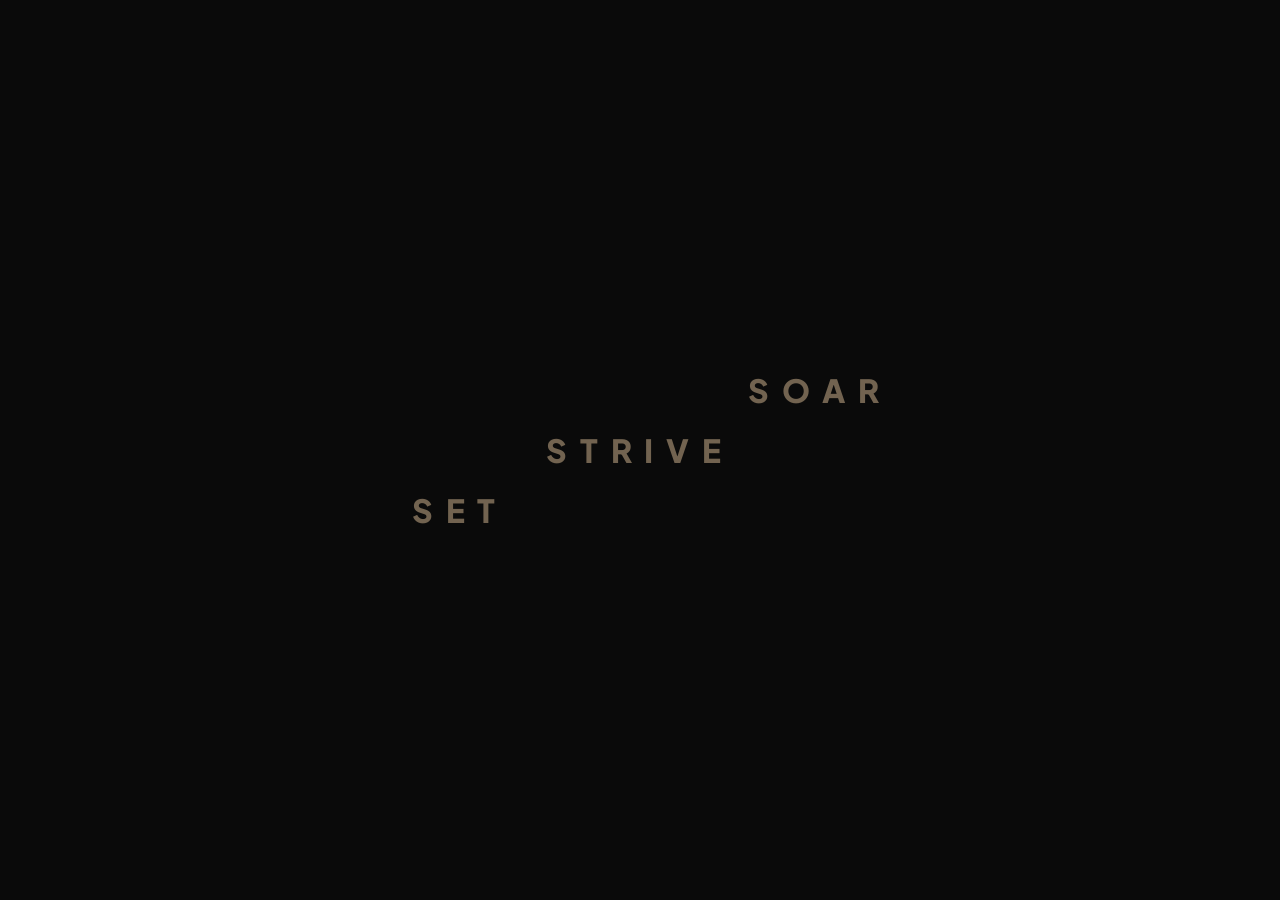
<file: index.html>
<!DOCTYPE html>
<html lang="en">
<head>
    <meta charset="UTF-8">
    <meta name="viewport" content="width=device-width, initial-scale=1.0">
    <title>Strive - Landing Page</title>
    <link rel="stylesheet" href="css/shared.css">
    <link rel="stylesheet" href="css/landing.css">
    <link rel="preconnect" href="https://fonts.googleapis.com">
    <link rel="preconnect" href="https://fonts.gstatic.com" crossorigin>
    <link href="https://fonts.googleapis.com/css2?family=Plus+Jakarta+Sans:wght@400;500;600;700;800&family=Playfair+Display:wght@500;600&display=swap" rel="stylesheet">
</head>
<body>

  <div id="intro">
    <div class="intro-staircase">
      <div class="stair-word word-set">SET</div>
      <div class="stair-word word-strive">STRIVE</div>
      <div class="stair-word word-soar">SOAR</div>
      <div class="momentum-agent"></div>
    </div>
  </div>

<div id="main-content">
  <div class="container">
    <h1 class="logo">STRIVE</h1>
    <p class="tagline">Set • Show Up • Soar</p>
    
    <form class="form-box" onsubmit="handleLogin(); return false;" autocomplete="off">
        <input type="text" id="username_input" placeholder="Display Name" required autocomplete="off">
        <input type="email" id="email" placeholder="Email" required autocomplete="off">
        <div class="password-wrapper">
            <input type="password" id="password" placeholder="Password" pattern="^(?=(?:.*[^A-Za-z0-9]){2,}).{7,}$" required autocomplete="off">
            <span id="togglePassword">Show</span>
        </div>
        <span id="error"></span>
        <button type="submit" class="login-btn">Login</button>
    </form>
    
    <div class="divider">or</div>
    <button type="button" class="login-btn guest-btn" onclick="goTo('dashboard.html')">Enter as Guest</button>
  </div>
</div>
  
  <!-- Shared Logic -->
  <script src="js/shared.js"></script>
  <script src="js/landing.js"></script>

  
  </body>
  </html>
</file>
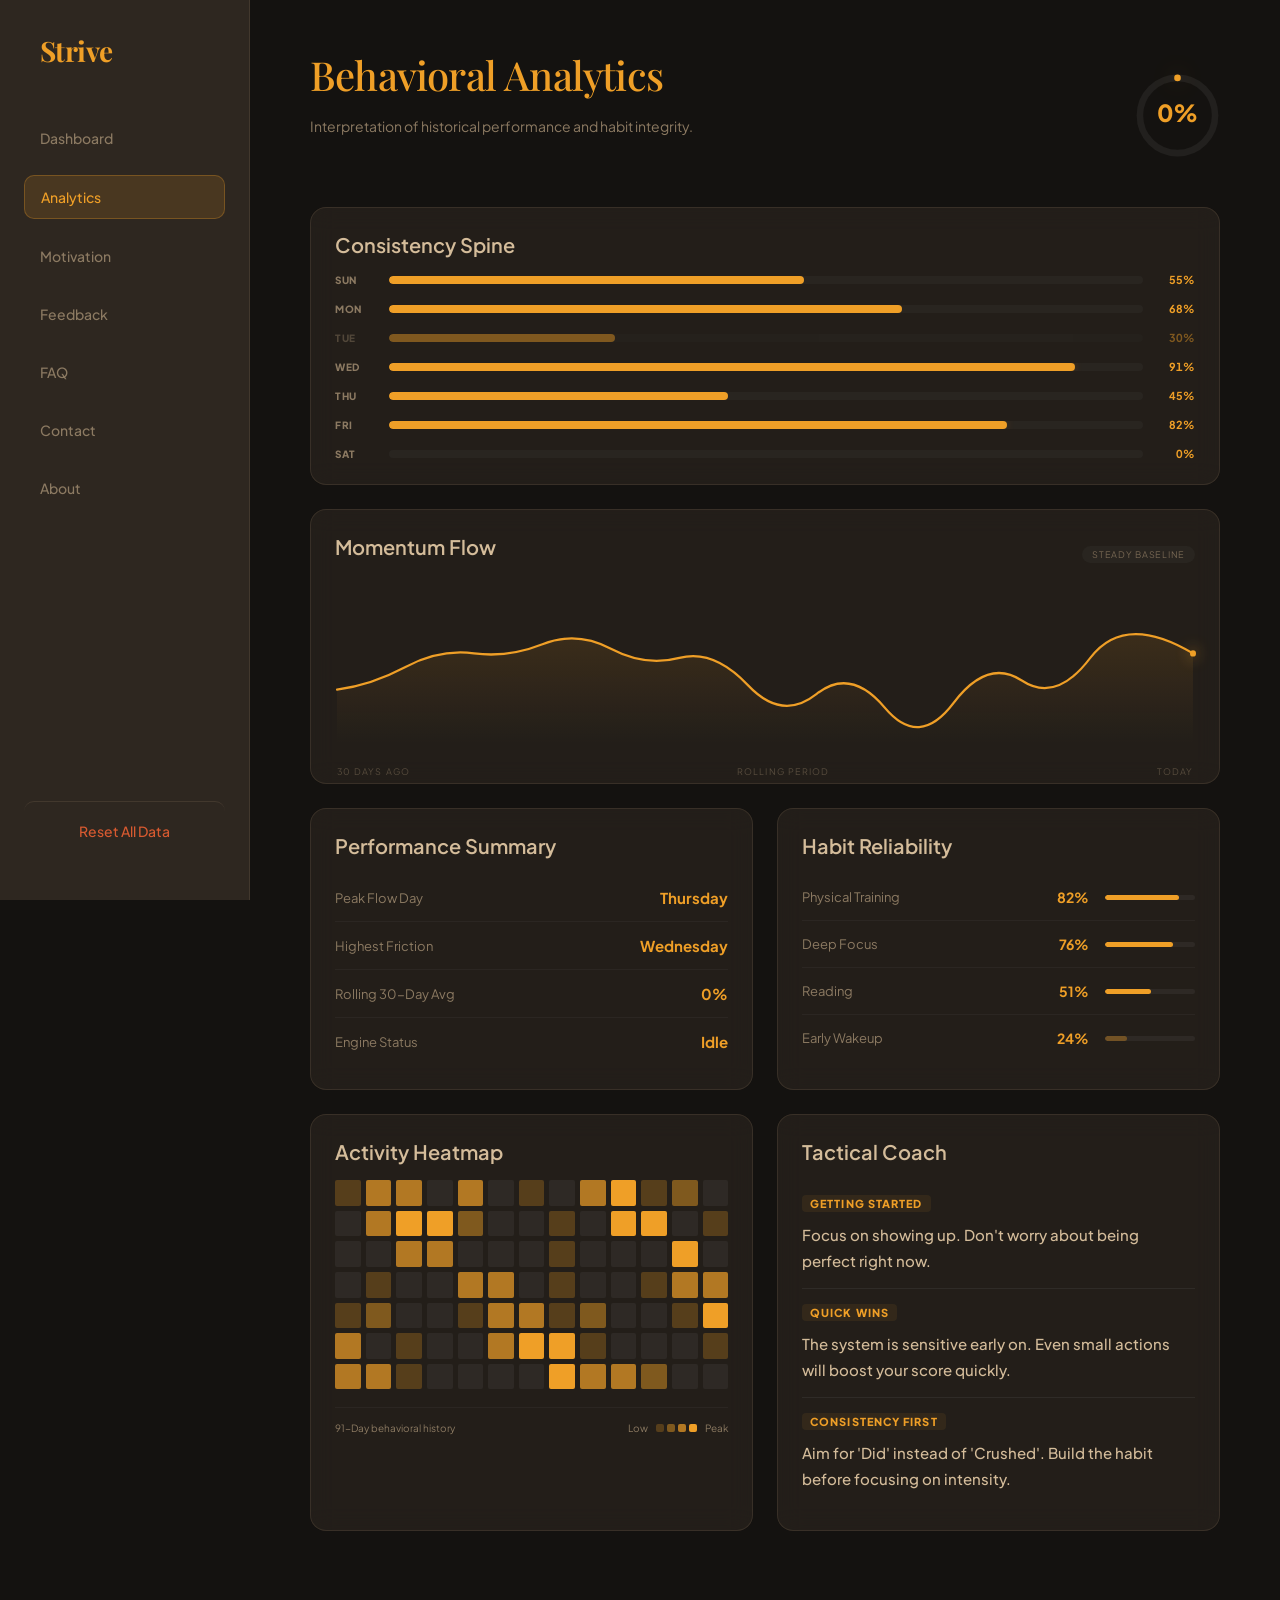
<file: html/analytics.html>
<!DOCTYPE html>
<html lang="en">

<head>
  <meta charset="UTF-8">
  <meta name="viewport" content="width=device-width, initial-scale=1.0">
  <title>Strive - Behavioral Analytics</title>
  <link rel="stylesheet" href="../css/shared.css">
  <link rel="stylesheet" href="../css/analytics.css">
  <link rel="preconnect" href="https://fonts.googleapis.com">
  <link rel="preconnect" href="https://fonts.gstatic.com" crossorigin>
  <link
    href="https://fonts.googleapis.com/css2?family=Plus+Jakarta+Sans:wght@400;500;600;700;800&family=Playfair+Display:wght@500;600&display=swap"
    rel="stylesheet">
</head>

<body>
  <div class="sidebar">
    <h2 class="logo">Strive</h2>
    <ul class="nav-links">
      <li onclick="goTo('dashboard.html')">Dashboard</li>
      <li class="active">Analytics</li>
      <li onclick="goTo('motivation.html')">Motivation</li>
      <li onclick="goTo('feedback.html')">Feedback</li>
      <li onclick="goTo('faq.html')">FAQ</li>
      <li onclick="goTo('contact.html')">Contact</li>
      <li onclick="goTo('about.html')">About</li>
      <li onclick="resetUserData()" style="color: var(--coral); margin-top: auto; border-top: 1px solid var(--border); padding: 20px 16px; justify-content: center;">Reset All Data</li>
    </ul>
  </div>

  <div class="main">

    <div class="header-flex">
        <div class="title-block">
            <h1 class="strive-page-title">Behavioral Analytics</h1>
            <p class="strive-page-subtitle">Interpretation of historical performance and habit integrity.</p>
        </div>
        
        <div class="momentum-ring-mini">
            <svg viewBox="0 0 36 36" class="circular-chart">
                <path class="circle-bg"
                  d="M18 2.0845
                    a 15.9155 15.9155 0 0 1 0 31.831
                    a 15.9155 15.9155 0 0 1 0 -31.831"
                />
                <path class="circle" id="momentumPath"
                  stroke-dasharray="0, 100"
                  d="M18 2.0845
                    a 15.9155 15.9155 0 0 1 0 31.831
                    a 15.9155 15.9155 0 0 1 0 -31.831"
                />
                <text x="18" y="18" class="percentage" id="momentumVal">0%</text>
            </svg>
        </div>
    </div>

    <!-- 1. CONSISTENCY SPINE (Full Width) -->
    <div class="strive-card highlight-card strive-mb-6">
        <h3 class="strive-h2">Consistency Spine</h3>
        <div class="spine-grid" id="consistencySpine">
            <!-- Dynamically Generated by JS -->
        </div>
    </div>

    <!-- 2. MOMENTUM FLOW GRAPH (Full Width) -->
    <div class="strive-card strive-mb-6">
        <div class="card-header-flex">
            <h3 class="strive-h2">Momentum Flow</h3>
            <span class="trend-pill" id="trendLabel">Steady Baseline</span>
        </div>
        <div class="graph-wrapper">
            <svg viewBox="0 0 1000 160" preserveAspectRatio="none" class="static-graph">
                <defs>
                    <linearGradient id="grad" x1="0%" y1="0%" x2="0%" y2="100%">
                        <stop offset="0%" style="stop-color:var(--amber);stop-opacity:0.12" />
                        <stop offset="100%" style="stop-color:var(--amber);stop-opacity:0" />
                    </linearGradient>
                </defs>
                <path d="M0,100 Q40,95 80,75 T160,60 T240,50 T320,55 T400,65 T480,95 T560,105 T640,120 T720,115 T800,90 T880,65 T1000,60 L1000,160 L0,160 Z" fill="url(#grad)" />
                <path d="M0,100 Q40,95 80,75 T160,60 T240,50 T320,55 T400,65 T480,95 T560,105 T640,120 T720,115 T800,90 T880,65 T1000,60" fill="none" stroke="var(--amber)" stroke-width="2.5" stroke-linecap="round" />
                <circle cx="1000" cy="60" r="3.5" fill="var(--amber)" class="glow-dot" />
            </svg>
            <div class="graph-axis">
                <span>30 Days Ago</span>
                <span>Rolling Period</span>
                <span>Today</span>
            </div>
        </div>
    </div>

    <!-- 3. STATS GRID -->
    <div class="grid-two-col strive-mb-6">
        <div class="strive-card">
            <h3 class="strive-h2">Performance Summary</h3>
            <div class="summary-list" id="performanceSummary">
                <!-- Calculated Highlights -->
            </div>
        </div>
        <div class="strive-card">
            <h3 class="strive-h2">Habit Reliability</h3>
            <div class="reliability-list" id="habitReliability">
                <!-- Live habit link -->
            </div>
        </div>
    </div>

    <!-- 4. ANALYSIS GRID -->
    <div class="grid-two-col">
        <div class="strive-card">
            <h3 class="strive-h2">Activity Heatmap</h3>
            <div class="heatmap-wrapper">
                <div class="heatmap-grid" id="heatmapGrid"></div>
                <div class="heatmap-footer">
                    <span>91-Day behavioral history</span>
                    <div class="legend">
                        <span class="label-dim">Low</span>
                        <div class="legend-scale">
                            <div class="h-cell lvl-1"></div><div class="h-cell lvl-2"></div><div class="h-cell lvl-3"></div><div class="h-cell lvl-4"></div>
                        </div>
                        <span class="label-dim">Peak</span>
                    </div>
                </div>
            </div>
        </div>
        <div class="strive-card">
            <h3 class="strive-h2">Tactical Coach</h3>
            <div class="insights-stack" id="insightsFeed">
                <!-- Dynamic Coach Advice -->
            </div>
        </div>
    </div>

  </div>
  <script src="../js/shared.js"></script>
  <script src="../js/analytics.js"></script>
</body>

</html>
</file>
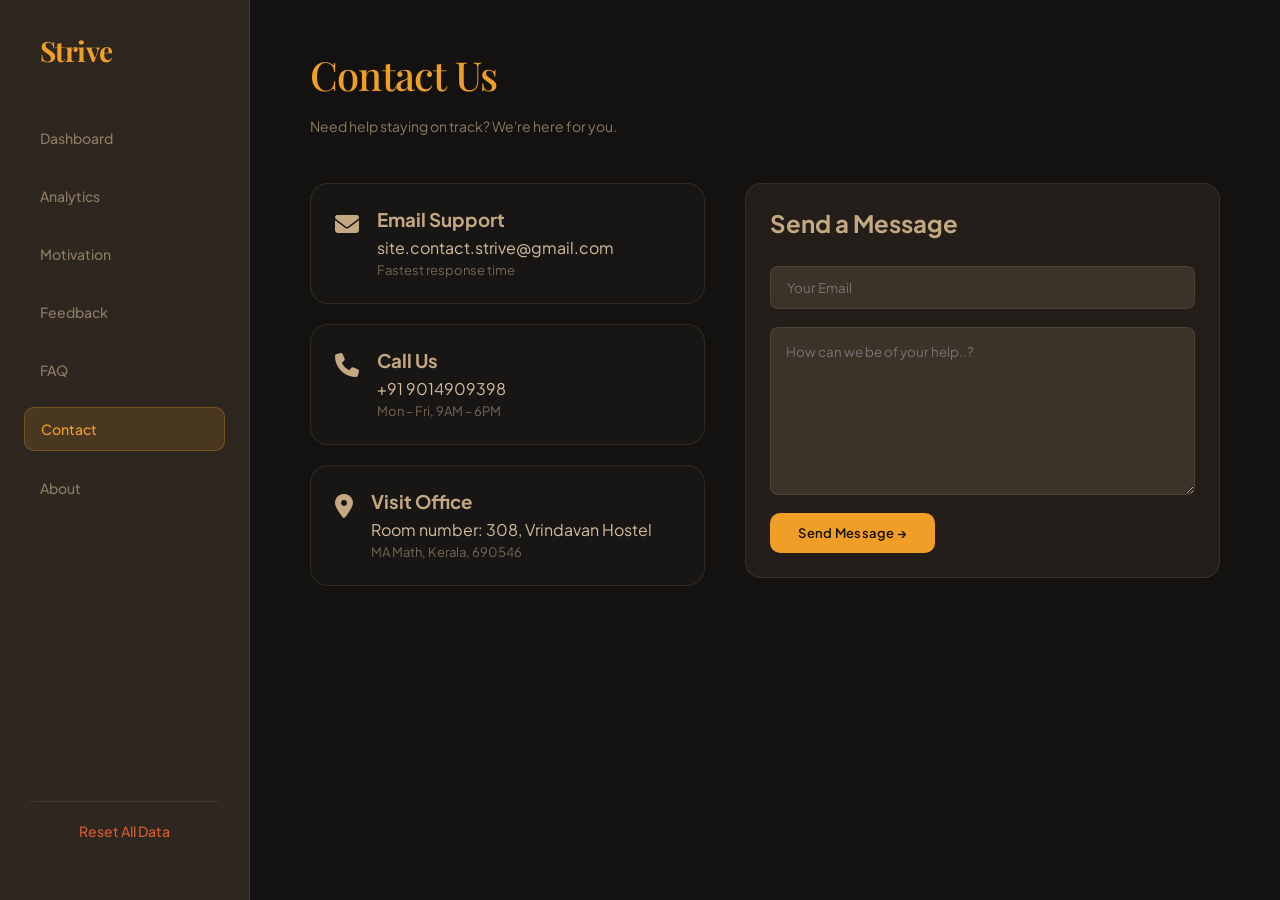
<file: html/contact.html>
<!DOCTYPE html>
<html lang="en">
<head>
    <meta charset="UTF-8">
    <meta name="viewport" content="width=device-width, initial-scale=1.0">
    <title>Strive - Contact</title>

    <link rel="stylesheet" href="../css/shared.css">
    <link rel="stylesheet" href="../css/contact.css">

    <link rel="preconnect" href="https://fonts.googleapis.com">
    <link rel="preconnect" href="https://fonts.gstatic.com" crossorigin>

    <link href="https://fonts.googleapis.com/css2?family=Plus+Jakarta+Sans:wght@400;700&family=Playfair+Display:wght@500;600&display=swap" rel="stylesheet">
    <link rel="stylesheet" href="https://cdnjs.cloudflare.com/ajax/libs/font-awesome/6.5.1/css/all.min.css">
</head>

<body> 

    <div class="sidebar">
        <h2 class="logo">Strive</h2>

        <ul class="nav-links">
            <li onclick="goTo('dashboard.html')">Dashboard</li>
            <li onclick="goTo('analytics.html')">Analytics</li>
            <li onclick="goTo('motivation.html')">Motivation</li>
            <li onclick="goTo('feedback.html')">Feedback</li>
            <li onclick="goTo('faq.html')">FAQ</li>
            <li class="active">Contact</li>
            <li onclick="goTo('about.html')">About</li>
            <li onclick="resetUserData()" style="color: var(--coral); margin-top: auto; border-top: 1px solid var(--border); padding: 20px 16px; justify-content: center;">Reset All Data</li>
        </ul>
    </div>

    <div class="main">

        <h1 class="strive-page-title">Contact Us</h1>

        <p class="strive-page-subtitle">
            Need help staying on track? We're here for you.
        </p>

        <div class="contact-layout">

            <div class="contact-details">
                <div class="info-card">

                    <div class="info-icon">
                        <i class="fa-solid fa-envelope"></i>
                    </div>
                    <div>
                        <h3>Email Support</h3>
                        <a href="mailto:tejvardhanmaddali@gmail.com"
                        style="display:block;">
                            site.contact.strive@gmail.com
                        </a>
                        <span>Fastest response time</span>
                    </div>
                </div>

                <div class="info-card">
                    <div class="info-icon">
                        <i class="fa-solid fa-phone"></i>
                    </div>
                    <div>
                        <h3>Call Us</h3>
                        <a href="tel:9014909398" style="display:block;">+91 9014909398</a>
                        <span>Mon – Fri, 9AM – 6PM</span>
                    </div>
                </div>
                <div class="info-card">
                    <div class="info-icon">
                        <i class="fa-solid fa-location-dot"></i>
                    </div>
                    <div>
                        <h3>Visit Office</h3>
                        <a href="https://maps.app.goo.gl/y1y4qvwMu5LVth9R8" style="display: block;"> Room number: 308, Vrindavan Hostel</a>
                        <span>MA Math, Kerala, 690546</span>
                    </div>
                </div>
            </div>
            <form class="contact-form strive-card"
            onsubmit="handleSubmit();  return false;">
                <h2 class="form-title">Send a Message</h2>
                <input type="email" class="strive-input" placeholder="Your Email" required id="contactmail">
                <textarea rows="8" class="strive-input" placeholder="How can we be of your help..?"required id="feedbackmessage"></textarea>
                <button type="submit" class="strive-btn strive-btn-primary submit-btn">Send Message →</button>
            </form>
        </div>
    </div>
    <script src="../js/shared.js"></script>
    <script src="../js/contact.js"></script>
</body>
</html>
</file>
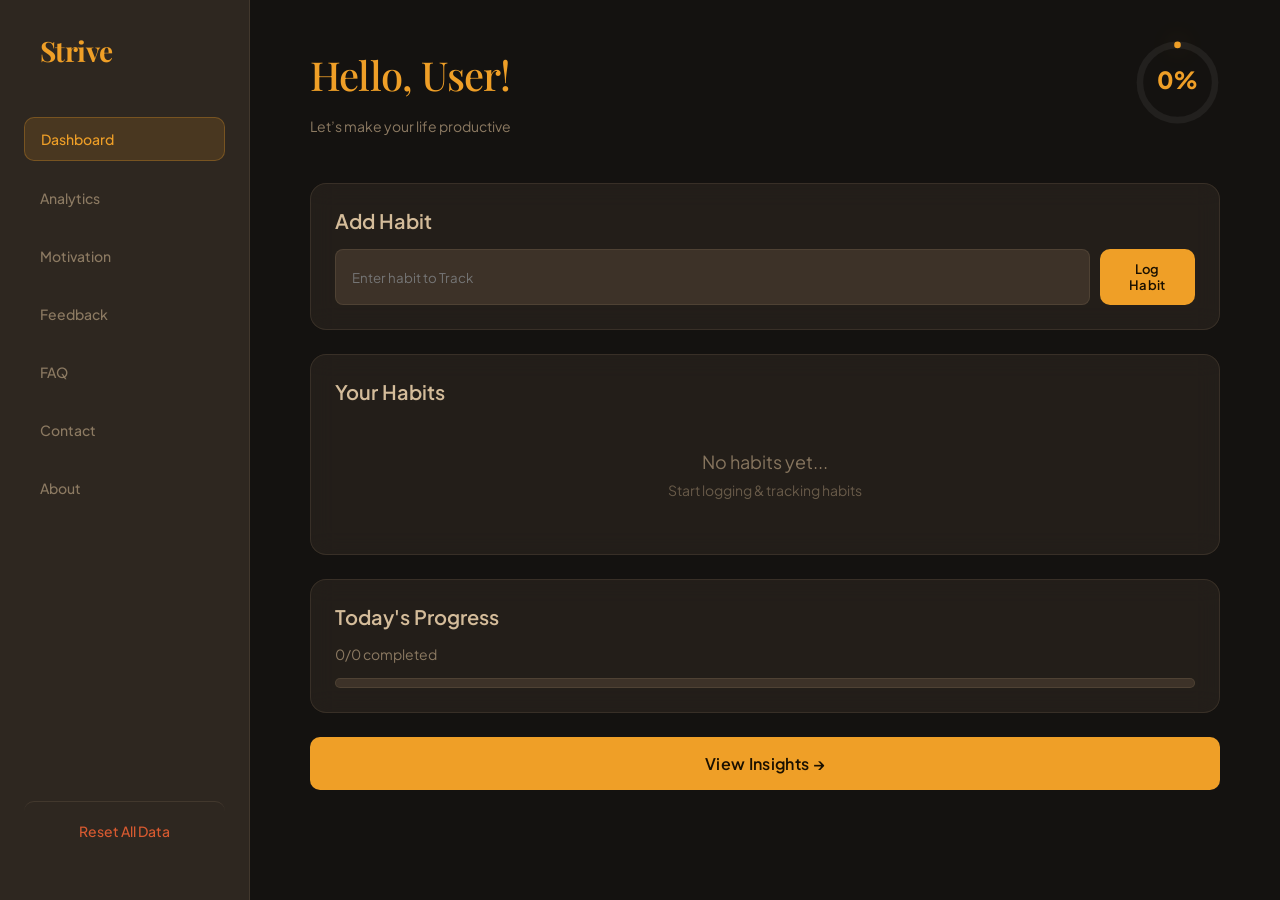
<file: html/dashboard.html>
<!DOCTYPE html>
<html lang="en">

<head>
  <meta charset="UTF-8">
  <title>Strive - Dashboard</title>
  <link rel="stylesheet" href="../css/shared.css">
  <link rel="stylesheet" href="../css/dashboard.css">
  <link rel="preconnect" href="https://fonts.googleapis.com">
  <link rel="preconnect" href="https://fonts.gstatic.com" crossorigin>
  <link
    href="https://fonts.googleapis.com/css2?family=Plus+Jakarta+Sans:wght@400;700&family=Playfair+Display:wght@500;600&display=swap"
    rel="stylesheet">
</head>

<body>
  <div class="sidebar">
    <h2 class="logo">Strive</h2>
    <ul class="nav-links">
      <li class="active">Dashboard</li>
      <li onclick="goTo('analytics.html')">Analytics</li>
      <li onclick="goTo('motivation.html')">Motivation</li>
      <li onclick="goTo('feedback.html')">Feedback</li>
      <li onclick="goTo('faq.html')">FAQ</li>
      <li onclick="goTo('contact.html')">Contact</li>
      <li onclick="goTo('about.html')">About</li>
      <li onclick="resetUserData()" style="color: var(--coral); margin-top: auto; border-top: 1px solid var(--border); padding: 20px 16px; justify-content: center;">Reset All Data</li>
    </ul>
  </div>

  <!-- Main Content -->
  <div class="main">

    <h1 class="strive-page-title">Hello, <span>User!</span></h1>
    <p class="strive-page-subtitle">Let’s make your life productive</p>
<div class="momentum-ring-mini">
    <svg viewBox="0 0 36 36" class="circular-chart">
      <path class="circle-bg"
        d="M18 2.0845
          a 15.9155 15.9155 0 0 1 0 31.831
          a 15.9155 15.9155 0 0 1 0 -31.831"
      />
      <path class="circle" id="momentumPath"
        stroke-dasharray="0, 100"
        d="M18 2.0845
          a 15.9155 15.9155 0 0 1 0 31.831
          a 15.9155 15.9155 0 0 1 0 -31.831"
      />
      <text x="18" y="18" class="percentage" id="momentumVal">0%</text>
    </svg>
</div>

    <div class="strive-card strive-mb-6">
      <h3 class="strive-h2">Add Habit</h3>
      <div style="display: flex; gap: 10px;">
        <input type="text" class="strive-input" id="habitInput" placeholder="Enter habit to Track">
        <button class="strive-btn strive-btn-primary" onclick="addHabit()">Log Habit</button>
      </div>
    </div>

    <div class="strive-card strive-mb-6">
      <h3 class="strive-h2">Your Habits</h3>
      <div id="habitList"></div>
    </div>
    
    <div class="strive-card strive-mb-6">
      <h3 class="strive-h2">Today's Progress</h3>
      <p id="progressText" style="color: var(--beige-lo); font-size: 14px;">0/0 completed</p>

      <div class="progress-bar">
        <div class="progress" id="progressBar"></div>
      </div>
    </div>

    <button class="strive-btn strive-btn-primary" style="width: 100%; padding: 16px; font-size: 16px;"
      onclick="goTo('analytics.html')">
      View Insights →
    </button>

  </div>

  <script src="../js/shared.js"></script>
   <script src="../js/dashboard.js"></script>
  <script>
   
  </script>

</body>

</html>
</file>
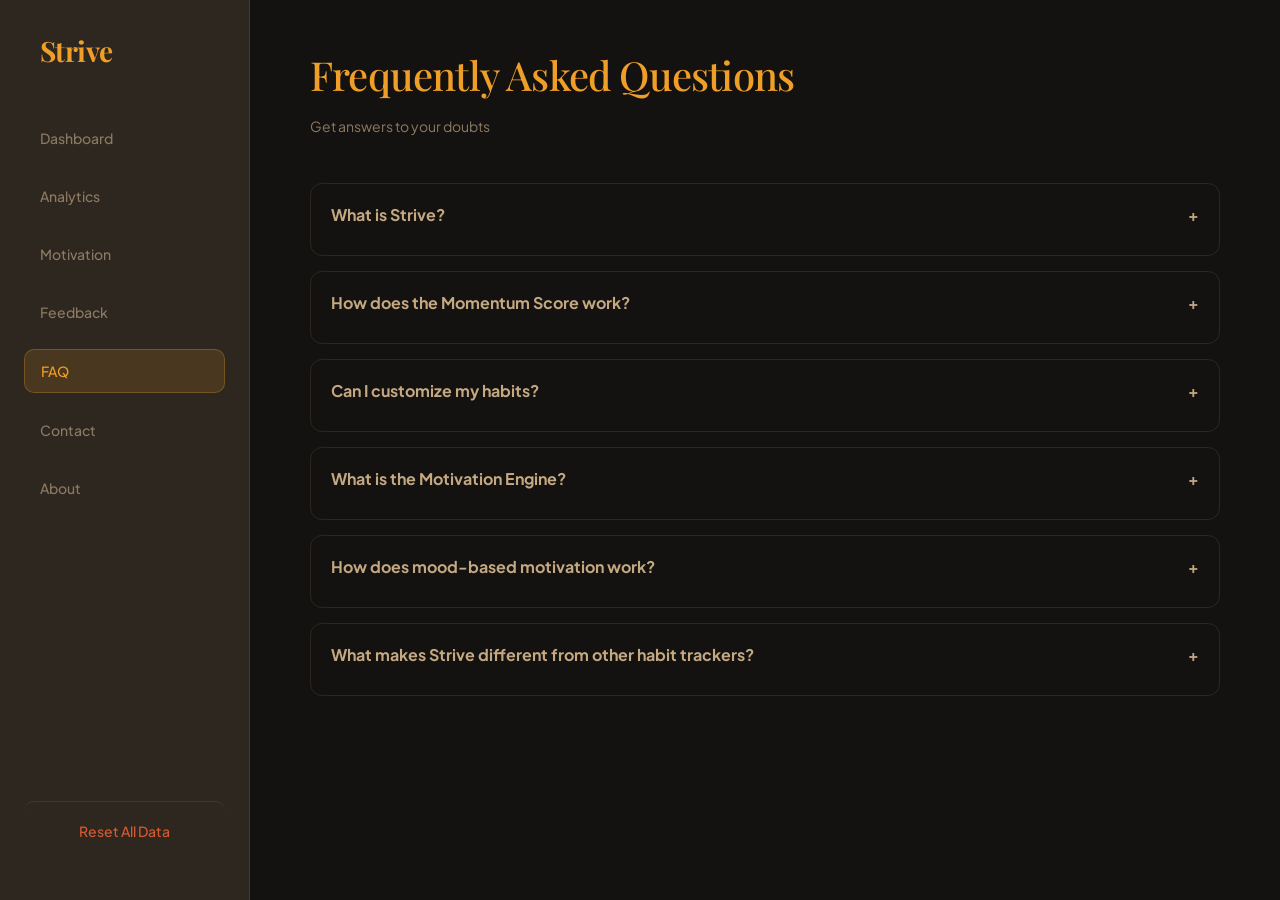
<file: html/faq.html>
<!DOCTYPE html>
<html lang="en">
<head>
    <meta charset="UTF-8">
    <meta name="viewport" content="width=device-width, initial-scale=1.0">
    <title>Strive - FAQs Page</title>
    <link rel="stylesheet" href="../css/shared.css">
    <link rel="stylesheet" href="../css/faq.css">
    <link rel="preconnect" href="https://fonts.googleapis.com">
    <link rel="preconnect" href="https://fonts.gstatic.com" crossorigin>
    <link href="https://fonts.googleapis.com/css2?family=Plus+Jakarta+Sans:wght@400;700&family=Playfair+Display:wght@500;600&display=swap" rel="stylesheet">
</head>
<body>
    <div class="sidebar">
        <h2 class="logo">Strive</h2>
        <ul class="nav-links">
            <li onclick="goTo('dashboard.html')">Dashboard</li>
            <li onclick="goTo('analytics.html')">Analytics</li>
            <li onclick="goTo('motivation.html')">Motivation</li>
            <li onclick="goTo('feedback.html')">Feedback</li>
            <li class="active">FAQ</li>
            <li onclick="goTo('contact.html')">Contact</li>
            <li onclick="goTo('about.html')">About</li>
            <li onclick="resetUserData()" style="color: var(--coral); margin-top: auto; border-top: 1px solid var(--border); padding: 20px 16px; justify-content: center;">Reset All Data</li>
        </ul>
    </div>
    <div class="main">
        <h1 class="strive-page-title">Frequently Asked Questions</h1>
        <p class="strive-page-subtitle">Get answers to your doubts</p>

        <div class="faq-container">
            <div class="faq-item" onclick="this.classList.toggle('active')">
                <div class="faq-question">What is Strive? <span>+</span></div>
                <div class="faq-answer">Strive is a minimalist, dopamine-driven productivity and habit tracking app designed to help you build consistency and discipline through visual momentum.</div>
            </div>
            <div class="faq-item" onclick="this.classList.toggle('active')">
                <div class="faq-question">How does the Momentum Score work? <span>+</span></div>
                <div class="faq-answer">Your momentum score increases as you log habits and decreases when you miss them. It's a real-time indicator of your consistency.</div>
            </div>
            <div class="faq-item" onclick="this.classList.toggle('active')">
                <div class="faq-question">Can I customize my habits? <span>+</span></div>
                <div class="faq-answer">Yes, you can add any custom habit from your Dashboard. Simply type the habit name and click "Log Habit".</div>
            </div>
            <div class="faq-item" onclick="this.classList.toggle('active')">
                <div class="faq-question">What is the Motivation Engine? <span>+</span></div>
                <div class="faq-answer">The Motivation Engine provides curated auditory anchors (like lo-fi or ambient noise) and tools like a deep focus sprint timer and a 60-second breathwork protocol to get you into a flow state.</div>
            </div>
            <div class="faq-item" onclick="this.classList.toggle('active')">
                <div class="faq-question">How does mood-based motivation work? <span>+</span></div>
                <div class="faq-answer">You log your mood, and Strive responds with tailored motivation like quotes, reminders, or suggestions to help you take action.</div>
            </div>
            <div class="faq-item" onclick="this.classList.toggle('active')">
                <div class="faq-question">What makes Strive different from other habit trackers?<span>+</span></div>
                <div class="faq-answer">Unlike traditional habit trackers that only focus on streaks and statistics, Strive also focuses on motivation and mood-based support. It provides a clean, distraction-free experience while helping users stay consistent through personalized encouragement like quotes, music, books, and creative content. The platform is designed to reduce burnout and make self-improvement feel more natural and sustainable.</div>
            </div>
        </div>
    </div>
    <script src="../js/shared.js"></script>
</body>
</html>
</file>
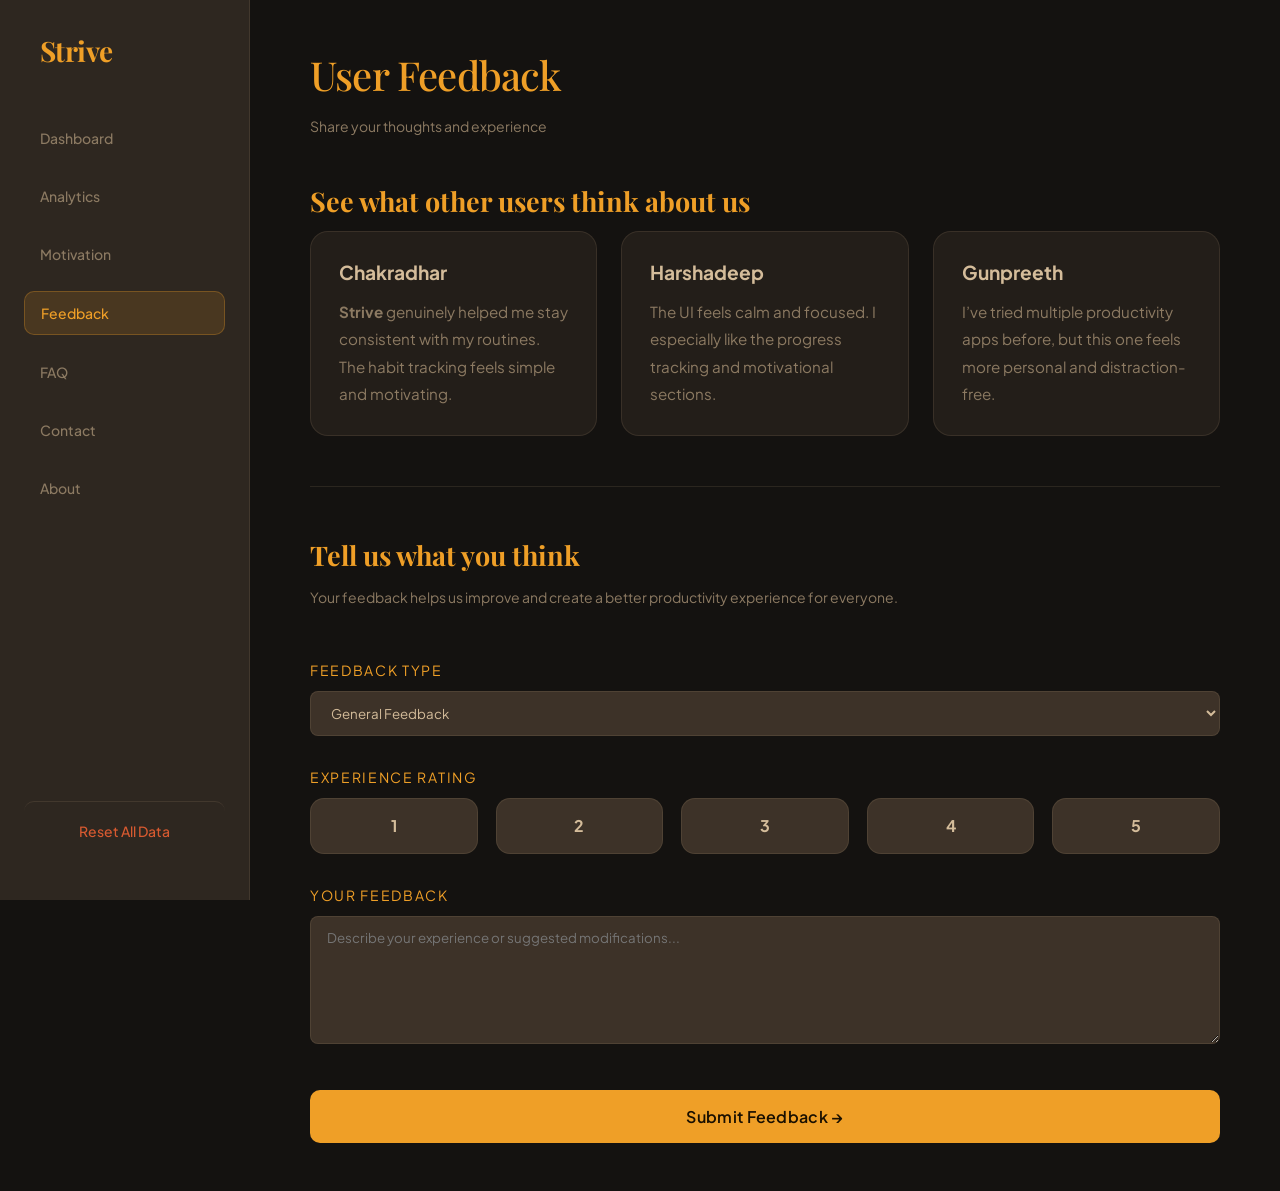
<file: html/feedback.html>
<!DOCTYPE html>
<html lang="en">

<head>
    <meta charset="UTF-8">
    <meta name="viewport" content="width=device-width, initial-scale=1.0">
    <title>Strive - Feedback Page</title>
    <link rel="stylesheet" href="../css/shared.css">
    <link rel="stylesheet" href="../css/feedback.css">
    <link rel="preconnect" href="https://fonts.googleapis.com">
    <link rel="preconnect" href="https://fonts.gstatic.com" crossorigin>
    <link
        href="https://fonts.googleapis.com/css2?family=Plus+Jakarta+Sans:wght@400;700&family=Playfair+Display:wght@500;600&display=swap"
        rel="stylesheet">
</head>
<body>
    <div class="sidebar">
        <h2 class="logo">Strive</h2>

        <ul class="nav-links">
            <li onclick="goTo('dashboard.html')">Dashboard</li>
            <li onclick="goTo('analytics.html')">Analytics</li>
            <li onclick="goTo('motivation.html')">Motivation</li>
            <li class="active">Feedback</li>
            <li onclick="goTo('faq.html')">FAQ</li>
            <li onclick="goTo('contact.html')">Contact</li>
            <li onclick="goTo('about.html')">About</li>
            <li onclick="resetUserData()" style="color: var(--coral); margin-top: auto; border-top: 1px solid var(--border); padding: 20px 16px; justify-content: center;">Reset All Data</li>
        </ul>
    </div>
    <div class="main">

        <h1 class="strive-page-title">User Feedback</h1>
        <p class="strive-page-subtitle">Share your thoughts and experience</p>

        <div class="feedback-container">
            <div class="community-feedback">
                <h2>
                    See what other users think about us
                </h2>
                <div class="feedback-cards">
                    <div class="feedback-card">
                        <h3>Chakradhar</h3>
                        <p>
                            <strong>Strive</strong> genuinely helped me stay consistent with my
                            routines. The habit tracking feels simple and motivating.
                        </p>
                    </div>
                    <div class="feedback-card">
                        <h3>Harshadeep</h3>
                        <p>
                            The UI feels calm and focused. I especially like the
                            progress tracking and motivational sections.
                        </p>
                    </div>

                    <div class="feedback-card">
                        <h3>Gunpreeth</h3>
                        <p>
                            I’ve tried multiple productivity apps before, but this
                            one feels more personal and distraction-free.
                        </p>
                    </div>

                </div>
            </div>
            <div class="feedback-divider"></div>

            <div class="feedback-form-header">
    <h2>Tell us what you think</h2>
    <p>
        Your feedback helps us improve and create a better
        productivity experience for everyone.
    </p>
</div>
            <form class="feedback-form" onsubmit="alert('Thank you for your feedback!')">

                <div class="form-group">
                    <label>Feedback Type</label>

                    <select class="strive-select">
                        <option>General Feedback</option>
                        <option>Bug Report</option>
                        <option>Feature Suggestion</option>
                    </select>
                </div>

                <div class="form-group">

                    <label>Experience Rating</label>

                    <div class="rating-group">

                        <button type="button"
                            class="rating-btn"
                            onclick="buttonColor(this)">1</button>

                        <button type="button"
                            class="rating-btn"
                            onclick="buttonColor(this)">2</button>

                        <button type="button"
                            class="rating-btn"
                            onclick="buttonColor(this)">3</button>

                        <button type="button"
                            class="rating-btn"
                            onclick="buttonColor(this)">4</button>

                        <button type="button"
                            class="rating-btn"
                            onclick="buttonColor(this)">5</button>

                    </div>
                </div>

                <div class="form-group">

                    <label>Your Feedback</label>

                    <textarea class="strive-textarea"
                        rows="6"
                        placeholder="Describe your experience or suggested modifications..."></textarea>

                </div>

                <button type="submit"
                    class="strive-btn strive-btn-primary submit-btn">

                    Submit Feedback →

                </button>

            </form>

        </div>
    </div>

    <script src="../js/shared.js"></script>
    <script src="../js/feedback.js"></script>

</body>

</html>
</file>
<file: css/shared.css>
:root {
  /* Main colors of pages */
  --bg: #141210;
  --card: #2E2720;
  --lift: #3D3228;

  --amber: #EF9F27;
  --coral: #D85A30;
  --peach: #F0997B;
  --green: #1DBF8A;
  
  --beige-hi: #D4BC9A;
  --beige: #C4A882;
  --beige-lo: #8C7A62;
  
  --a-dim: rgba(239, 159, 39, 0.14);
  --border: rgba(196, 168, 130, 0.13);
  --border-h: rgba(239, 159, 39, 0.28);
  --glass: rgba(46, 39, 32, 0.6);
}

* {
  box-sizing: border-box;
  margin: 0;
  padding: 0;
  font-family: 'Plus Jakarta Sans', sans-serif;
}

body {
  background: var(--bg);
  color: var(--beige);
  display: flex;
  min-height: 100vh;
  overflow-x: hidden;
}

/* Base Scrollbar */
::-webkit-scrollbar {
  width: 8px;
}
::-webkit-scrollbar-track {
  background: var(--bg);
}
::-webkit-scrollbar-thumb {
  background: var(--lift);
  border-radius: 4px;
}

/* Side Navigation Styling */
.sidebar {
  width: 250px;
  height: 100vh;
  background: var(--card);
  border-right: 1px solid var(--border);
  padding: 32px 24px;
  position: fixed;
  display: flex;
  flex-direction: column;
  z-index: 100;
}

.logo {
  font-family: 'Playfair Display', serif;
  font-size: 28px;
  color: var(--amber);
  margin-bottom: 40px;
  padding-left: 16px;
  letter-spacing: -0.02em;
}

.nav-links {
  list-style: none;
  flex: 1;
  display: flex;
  flex-direction: column;
}

.nav-links li {
  padding: 12px 16px;
  margin: 8px 0;
  cursor: pointer;
  border-radius: 10px;
  color: var(--beige-lo);
  font-weight: 500;
  font-size: 14px;
  transition: all 0.2s ease;
  display: flex;
  align-items: center;
  gap: 12px;
}

.nav-links li:hover {
  background: var(--lift);
  color: var(--beige-hi);
}

.nav-links li.active {
  background: var(--a-dim);
  color: var(--amber);
  border: 1px solid var(--border-h);
}

/* Main Content Wrapper */
.main {
  margin-left: 250px;
  padding: 48px 60px;
  flex: 1;
}

/* --- Global Design System Components --- */

/* Modals */
.strive-modal {
    position: fixed;
    top: 0;
    left: 0;
    width: 100%;
    height: 100%;
    background: rgba(0, 0, 0, 0.85);
    backdrop-filter: blur(8px);
    display: flex;
    justify-content: center;
    align-items: center;
    z-index: 1000;
}

.modal-content {
    animation: modalPop 0.4s cubic-bezier(0.16, 1, 0.3, 1);
}

@keyframes modalPop {
    from { opacity: 0; transform: scale(0.9); }
    to { opacity: 1; transform: scale(1); }
}

.spine-crack {
    height: 4px;
    background: var(--coral);
    width: 0%;
    margin: 10px auto;
    border-radius: 2px;
    box-shadow: 0 0 10px var(--coral);
    animation: crackExpand 15s linear forwards;
}

@keyframes crackExpand {
    to { width: 100%; }
}

/* Recovery States */
.recovery-ramp {
    border-left: 2px solid var(--green);
    padding-left: 12px;
    margin-bottom: 20px;
}

/* Typography of Text in pages */
.strive-page-title {
  font-family: 'Playfair Display', serif;
  font-size: 40px;
  font-weight: 500;
  color: var(--amber);
  letter-spacing: -0.02em;
  margin-bottom: 16px;
}

.strive-page-subtitle {
  font-size: 14px;
  color: var(--beige-lo);
  margin-bottom: 48px;
}

.strive-h2 {
  font-size: 20px;
  font-weight: 600;
  color: var(--beige-hi);
  margin-bottom: 16px;
}

/* Cards & Glassmorphism */
.strive-card {
  background: var(--glass);
  backdrop-filter: blur(12px);
  -webkit-backdrop-filter: blur(12px);
  border: 1px solid var(--border);
  border-radius: 16px;
  padding: 24px;
  transition: all 0.3s ease;
  position: relative;
  overflow: hidden;
}

.strive-card:hover {
  border-color: var(--border-h);
  transform: translateY(-2px);
  box-shadow: 0 12px 30px rgba(0, 0, 0, 0.3);
}

/* Form Inputs */
.strive-input, .strive-select, .strive-textarea {
  background: var(--lift);
  border: 1px solid var(--border);
  padding: 12px 16px;
  border-radius: 8px;
  color: var(--beige-hi);
  font-family: inherit;
  outline: none;
  width: 100%;
  transition: all 0.3s ease;
}

.strive-input:focus, .strive-select:focus, .strive-textarea:focus {
  border-color: var(--amber);
  background: var(--a-dim);
  box-shadow: 0 0 15px rgba(239, 159, 39, 0.1);
}

/* Buttons */
.strive-btn {
  padding: 12px 20px;
  cursor: pointer;
  border: none;
  border-radius: 10px;
  font-size: 13px;
  font-weight: 600;
  letter-spacing: 0.02em;
  transition: all 0.2s ease;
  font-family: inherit;
  display: inline-flex;
  align-items: center;
  justify-content: center;
  gap: 8px;
}

.strive-btn-primary {
  background: var(--amber);
  color: #1a1000;
}

.strive-btn-primary:hover {
  transform: translateY(-2px);
  box-shadow: 0 4px 15px rgba(239, 159, 39, 0.4);
}

.strive-btn-secondary {
  background: var(--lift);
  color: var(--beige-hi);
  border: 1px solid var(--border);
}

.strive-btn-secondary:hover {
  background: var(--a-dim);
  border-color: var(--amber);
  color: var(--amber);
}

/* Layout Utilities */
.strive-flex-between {
  display: flex;
  justify-content: space-between;
  align-items: center;
}

.strive-flex-col {
  display: flex;
  flex-direction: column;
}

.strive-gap-4 { gap: 16px; }
.strive-gap-6 { gap: 24px; }
.strive-mt-4 { margin-top: 16px; }
.strive-mt-6 { margin-top: 24px; }
.strive-mb-4 { margin-bottom: 16px; }
.strive-mb-6 { margin-bottom: 24px; }

.section-spacer {
  margin-top: 24px;
}
</file>
<file: css/landing.css>
body {
  margin: 0;
  height: 100vh;
  display: flex;
  justify-content: center;
  align-items: center;
  background: var(--bg); 
  color: #f5f1eb;
  font-family: 'Plus Jakarta Sans', sans-serif;
}


.container {
  text-align: center;
  background: rgba(20, 15, 10, 0.9); 
  padding: 40px 30px;
  border-radius: 16px;
  width: 420px;
  backdrop-filter: blur(10px); 
  border: 1px solid rgba(191, 167, 111, 0.2);
}

.logo {
  padding-left: 5px;
  font-size: 42px;
  letter-spacing: 4px;
  margin-bottom: 10px;
  color: var(--amber);
  font-family: 'Playfair Display', serif;
}

.tagline {
  color: #bfa76f;
  margin-bottom: 40px;
  letter-spacing: 2px;
}

.form-box {
  display: flex;
  flex-direction: column;
  gap: 15px;
  width: 260px;
  margin: auto;
}

input {
  padding: 10px;
  border: none;
  border-radius: 8px;
  outline: none;
}

.login-btn{
  padding: 8px 15px;
  border-radius: 10px;
  background: var(--amber);
  border: none;
  outline: none;
  
}

.login-btn:hover{
    transform: translateY(-2px);
    box-shadow: 0 4px 15px rgba(239, 159, 39, 0.4);
}

input:focus{
  border: 2px solid var(--amber);
}

input:focus:invalid:not(:placeholder-shown) {
  border: 2px solid red;
  box-shadow: 0 0 6px rgba(255, 0, 0, 0.4);
}

input:valid:not(:placeholder-shown) {
  border: 2px solid green; 
  box-shadow: 0 0 6px rgba(201, 168, 106, 0.4);
}

/* Intro Screen */
#intro {
  position: fixed;
  top: 0;
  left: 0;
  width: 100%;
  height: 100vh;
  background: #0d0d0d;
  display: flex;
  justify-content: center;
  align-items: center;
  z-index: 9999;
}

/* Initially Hiding Main Content*/
#main-content {
  display: none;
  width: 100%;
  justify-content: center;
  align-items: center;
  opacity: 0;
  transition: opacity 0.8s ease;
}

/* Showing Main Content */
#main-content.show {
  display: flex;       
  opacity: 1;
}

.password-wrapper{
    position: relative;
    width: 100%;
}

#password{
    width: 100%;
    padding-right: 70px;
}

#togglePassword{
    position: absolute;
    right: 18px;
    top: 50%;
    transform: translateY(-50%);
    cursor: pointer;
    color: black;
    font-size: 14px;
}

#error{
    display: block;
    color: red;
    font-size: 13px;
    margin-top: 6px;
    margin-bottom: 10px;
    min-height: 18px;
}

.divider{
  text-align: center;
  margin: 18px 0 10px;
  color: var(--beige-lo);
  opacity: 0.8;
}

.guest-btn{
    width: 72.5%;
    margin-top: 10px;
}
/* Animation */
#intro {
  position: fixed;
  top: 0;
  left: 0;
  width: 100%;
  height: 100%;
  background: #0a0a0a;
  z-index: 9999;
  display: flex;
  align-items: center;
  justify-content: center;
  transition: opacity 1s cubic-bezier(0.4, 0, 0.2, 1);
}

.intro-staircase {
  position: relative;
  width: 600px;
  height: 300px;
  display: flex;
  justify-content: center;
  align-items: center;
}

.stair-word {
  font-family: 'Plus Jakarta Sans', sans-serif;
  font-weight: 800;
  font-size: 32px;
  letter-spacing: 0.4em;
  color: var(--beige-lo);
  opacity: 0.8;
  position: absolute;
  z-index: 1;
  transition: all 0.5s ease;
  white-space: nowrap;
}

.word-set { transform: translate(-180px, 60px); }
.word-strive { transform: translate(0px, 0px); }
.word-soar { transform: translate(180px, -60px); }

/* Illumination Animation */
@keyframes illuminateWord {
    50% { color: white; text-shadow: 0 0 35px var(--amber); }
    100% { color: var(--beige-lo); text-shadow: none; }
}

/* Original Timeline for Phases 1-5 */
.word-set { animation: illuminateWord 1.5s ease forwards; animation-delay: 0.7s; }
.word-strive { animation: illuminateWord 1.5s ease forwards; animation-delay: 2.45s; }
.word-soar { animation: illuminateWord 1.5s ease forwards; animation-delay: 4.55s; }

/* The Momentum Ball Animation */
.momentum-agent {
  position: absolute;
  width: 14px;
  height: 14px;
  background: var(--amber); 
  border-radius: 50%;
  box-shadow: 0 0 25px var(--amber), 0 0 50px rgba(239, 159, 39, 0.4);
  top: 50%;
  left: 50%;
  margin-left: -7px;
  margin-top: -7px;
  opacity: 0;
  z-index: 10;
  animation: momentumLeap 8.2s cubic-bezier(0.4, 0, 0.2, 1) forwards;
}

@keyframes momentumLeap {
  /* 0s - 5.5s: Original Journey (Paced for 8.2s) */
  0% { opacity: 0; transform: translate(-180px, -150px) scale(0.5); }
  8% { opacity: 1; transform: translate(-180px, 60px) scale(1); }
  17% { transform: translate(-180px, 60px) scale(1); }
  26% { transform: translate(-90px, -90px) scale(1.4); } 
  30% { transform: translate(0px, 0px) scale(1); }
  40% { transform: translate(0px, 0px) scale(1); }
  50% { transform: translate(90px, -150px) scale(1.6); } 
  56% { transform: translate(180px, -60px) scale(1); }

  /* Hold at SOAR */
  67% { transform: translate(180px, -60px) scale(1); opacity: 1; }

  /* RETURN & FAST POP (Starting later, moving faster) */
  90% { transform: translate(0px, 0px) scale(1.2); opacity: 1; background: var(--amber); }
  96% { transform: translate(0px, 0px) scale(15); opacity: 1; background: var(--amber); box-shadow: 0 0 120px var(--amber); }
  99% { opacity: 0.8; transform: translate(0px, 0px) scale(120); background: white; }
  100% { opacity: 0; transform: translate(0px, 0px) scale(150); background: white; }
}


.stair-word.fade-out {
  opacity: 0 !important;
  transform: translate(var(--tx), var(--ty)) scale(0.5);
  transition: all 0.5s cubic-bezier(0.4, 0, 0.2, 1);
}

.word-set.fade-out { --tx: -180px; --ty: 60px; }
.word-soar.fade-out { --tx: 180px; --ty: -60px; }

.word-strive.hero {
  z-index: 15;
  color: white;
  text-shadow: 0 0 70px var(--amber);
  animation: striveHeroPhase 2.8s cubic-bezier(0.2, 0.8, 0.2, 1) forwards;
  will-change: transform, letter-spacing;
  /* Centering Logic */
  top: 50%;
  left: 50%;
  transform: translate(-50%, -50%);
  text-align: center;
}

@keyframes striveHeroPhase {
  0% { transform: translate(-50%, -50%) scale(1); letter-spacing: 0.4em; text-indent: 0.4em; opacity: 1; }
  15% { transform: translate(-50%, -50%) scale(2.2); letter-spacing: 2.2em; text-indent: 2.2em; opacity: 1; }
  98% { transform: translate(-50%, -50%) scale(2.2); letter-spacing: 2.2em; text-indent: 2.2em; opacity: 1; filter: blur(0px); }
  100% { transform: translate(-50%, -50%) scale(1.8); letter-spacing: 1.5em; text-indent: 1.5em; opacity: 0; filter: blur(10px); }
}

@media (max-width: 600px) {
  .intro-staircase {
    flex-direction: column;
    gap: 40px;
    width: 100%;
  }
  .word-set, .word-strive, .word-soar { transform: none; }
  .momentum-agent { display: none; }
}
</file>
<file: css/analytics.css>
/* Header + Momentum Ring */

.header-flex{
    display: flex;
    justify-content: space-between;
    align-items: center;
    gap: 24px;
    margin-bottom: 24px; 
}

.title-block{
    display: flex;
    flex-direction: column;
}

.momentum-ring-mini{
    width: 85px; 
    height: 85px;
    display: flex;
    align-items: center;
    justify-content: center;
    flex-shrink: 0;
}

.circular-chart{
    width: 100%;
    height: 100%;
    overflow: visible;
}

.circle-bg{
    fill: none;
    stroke: rgba(255,255,255,0.06);
    stroke-width: 2.8;
}

.circle{
    fill: none;
    stroke: var(--amber);
    stroke-width: 2.8;
    stroke-linecap: round;
    transition: stroke-dasharray 1s ease;
    filter: drop-shadow(0 0 5px rgba(239,159,39,0.4));
}

.percentage{
    fill: var(--amber);
    font-family: 'Plus Jakarta Sans', sans-serif;
    font-size: 10px;
    font-weight: 800;
    text-anchor: middle;
    dominant-baseline: middle;
    letter-spacing: -0.02em;
}

/* Card Header */

.card-header-flex{
    display: flex;
    justify-content: space-between;
    align-items: center;
    margin-bottom: 24px;
}

.trend-pill{
    font-size: 9px;
    text-transform: uppercase;
    letter-spacing: 0.08em;

    padding: 3px 10px;

    background: rgba(255,255,255,0.04);

    border-radius: 20px;

    color: var(--beige-lo);

    opacity: 0.8;
}

/* Graph */

.graph-wrapper{
    height: 160px;
    padding: 0 2px 15px 2px;

    position: relative;
    overflow: visible;
}

.static-graph{
    width: 100%;
    height: 100%;
    overflow: visible;
}

.glow-dot{
    filter: drop-shadow(0 0 8px var(--amber));
}

.graph-axis{
    display: flex;
    justify-content: space-between;

    margin-top: 18px;

    font-size: 9px;

    color: var(--beige-lo);

    text-transform: uppercase;
    letter-spacing: 0.12em;

    opacity: 0.5;
}

/* Consistency Spine */

.spine-grid{
    display: flex;
    flex-direction: column;
    gap: 16px;
}

.spine-row{
    display: flex;
    align-items: center;
    gap: 20px;
}

.spine-day{
    font-size: 10px;
    font-weight: 800;

    color: var(--beige-lo);

    width: 34px;

    text-transform: uppercase;
    letter-spacing: 0.05em;
}

.spine-bar-bg{
    flex: 1;

    height: 8px;

    background: rgba(255,255,255,0.03);

    border-radius: 4px;

    overflow: hidden;
}

.spine-bar-fill{
    height: 100%;

    background: var(--amber);

    border-radius: 4px;

    transition: width 1.2s cubic-bezier(0.16, 1, 0.3, 1);
}

.spine-val{
    font-size: 11px;
    font-weight: 700;

    color: var(--amber);

    width: 32px;

    text-align: right;

    font-variant-numeric: tabular-nums;
}

.spine-row.strong .spine-bar-fill{
    box-shadow: 0 0 8px rgba(239,159,39,0.2);
}

.spine-row.weak{
    opacity: 0.45;
}
/* Two Coloumn Grid */

.grid-two-col{
    display: grid;
    grid-template-columns: 1fr 1fr;
    gap: 24px;
    margin-bottom: 24px;
}

/* Performance Summary */

.summary-list,
.reliability-list{
    display: flex;
    flex-direction: column;
}

.metric-row{
    display: flex;
    justify-content: space-between;
    align-items: center;

    padding: 14px 0;

    border-bottom: 1px solid rgba(255,255,255,0.04);
}

.metric-row:last-child{
    border-bottom: none;
}

.metric-label{
    font-size: 13px;
    color: var(--beige-lo);
}

.metric-value{
    font-size: 15px;
    font-weight: 700;
    color: var(--amber);
}

.rel-bar-container{
    width: 90px;
    height: 5px;

    background: rgba(255,255,255,0.05);

    border-radius: 20px;

    margin-left: 16px;

    overflow: hidden;
}

.rel-bar-inner{
    height: 100%;
    background: var(--amber);
    border-radius: 20px;
}

/* Heat Map */

.heatmap-container{
    margin-top: 18px;
}

.heatmap-grid{
    display: grid;
    grid-template-columns: repeat(13, 1fr);
    gap: 5px;

    margin-bottom: 18px;
}

.h-cell{
    width: 100%;
    aspect-ratio: 1;

    border-radius: 2px;

    background: rgba(255,255,255,0.05);
}

.lvl-1{
    background: rgba(239,159,39,0.25);
}

.lvl-2{
    background: rgba(239,159,39,0.45);
}

.lvl-3{
    background: rgba(239,159,39,0.7);
}

.lvl-4{
    background: rgba(239,159,39,1);
}

.heatmap-footer{
    display: flex;
    justify-content: space-between;
    align-items: center;

    padding-top: 14px;

    border-top: 1px solid rgba(255,255,255,0.04);

    font-size: 10px;
    color: var(--beige-lo);
}

.legend{
    display: flex;
    align-items: center;
    gap: 8px;
}

.legend-scale{
    display: flex;
    gap: 3px;
}

.legend-scale .h-cell{
    width: 8px;
    height: 8px;
}

/* Insights */

.insights-stack{
    display: flex;
    flex-direction: column;
}

.insight-row{
    padding: 15px 0;
    border-bottom: 1px solid rgba(255,255,255,0.06);
    display: flex;
    flex-direction: column;
}

.insight-row:last-child{
    border-bottom: none;
}

.insight-tag{
    display: inline-block;
    margin-bottom: 10px;
    font-size: 11px;
    font-weight: 800;
    color: var(--amber);
    text-transform: uppercase;
    letter-spacing: 0.1em;
    padding: 2px 8px;
    background: rgba(239, 159, 39, 0.08);
    border-radius: 4px;
    width: fit-content;
}

.insight-text{
    font-size: 15px;
    line-height: 1.7;
    color: var(--beige-hi);
    font-weight: 500;
}
</file>
<file: css/contact.css>
.contact-layout{
    display: grid;
    grid-template-columns: 1fr 1.2fr;
    gap: 40px;
    margin-top: 40px;
    align-items: start;
}

.contact-details{
    display: flex;
    flex-direction: column;
    gap: 20px;
}

.info-card{
    display: flex;
    gap: 18px;
    align-items: flex-start;

    padding: 24px;

    background: rgba(255,255,255,0.02);

    border: 1px solid var(--border);

    border-radius: 18px;

    transition: 0.25s ease;
}

.info-card:hover{
    transform: translateY(-3px);

    border-color: var(--amber);
}

.info-icon{
    font-size: 24px;
}

.info-card h3{
    color: var(--fg);
    margin-bottom: 6px;
}

.info-card p{
    color: var(--beige-hi);
    margin-bottom: 4px;
}

.info-card span{
    font-size: 13px;
    color: var(--beige-lo);
    opacity: 0.8;
}

.contact-form{
    display: flex;
    flex-direction: column;
    gap: 18px;
}

.form-title{
    color: var(--fg);
    margin-bottom: 10px;
}

textarea.strive-input{
    resize: vertical;
    padding: 15px;
    font-family: inherit;
}

.submit-btn{
    align-self: flex-start;
    padding: 12px 28px;
}

@media(max-width: 900px){

    .contact-layout{
        grid-template-columns: 1fr;
    }

}

a{
    color: var(--beige-hi);
    text-decoration: none;
}
</file>
<file: css/dashboard.css>
.done {
  background: rgba(29, 191, 138, 0.14);
  color: var(--green);
  border: 1px solid rgba(29, 191, 138, 0.3);
  margin: 10px;
  padding: 10px 30px 10px 30px;
  border-radius: 10px;
  cursor: pointer;
}

.done:hover {
  background: rgba(29, 191, 138, 0.2);
}

.skip {
  background: rgba(216, 90, 48, 0.14);
  color: var(--coral);
  border: 1px solid rgba(216, 90, 48, 0.3);
  margin: 10px;
  padding: 10px 20px;
  border-radius: 10px;
  cursor: pointer;
  transition: all 0.2s;
}

.skip:hover {
  background: var(--coral);
  color: #1a1000;
}

.delete {
  background: rgba(216, 90, 48, 0.14);
  color: var(--coral);
  border: 1px solid rgba(216, 90, 48, 0.3);
  padding: 10px 30px 10px 30px;
  border-radius: 10px;
  cursor: pointer;
}

.delete:hover {
  background: var(--coral);
  color: #1a1000;
}

.habit {
  display: flex;
  justify-content: space-between;
  align-items: center;
  margin-top: 15px;
  padding-bottom: 10px;
  border-bottom: 1px solid var(--border);
}

.habit:last-child {
  border-bottom: none;
}

/* Progress Bar */
.progress-bar {
  width: 100%;
  height: 10px;
  background: var(--lift);
  border-radius: 10px;
  margin-top: 15px;
  overflow: hidden;
  border: 1px solid var(--border);
}

.progress {
  height: 100%;
  width: 0%;
  background: var(--amber);
  border-radius: 10px;
  transition: width 0.3s ease;
  box-shadow: 0 0 10px rgba(239, 159, 39, 0.5);
}

.completed {
  opacity: 0.5;
  text-decoration: line-through;
  text-decoration-color: var(--amber); /* Colored strikethrough */
  text-decoration-thickness: 2px;
  color: var(--beige-lo);
}

.skipped-row {
  opacity: 0.4;
  color: var(--coral);
}

/* Dropdown */
.status-select {
    padding: 8px 12px;
    border-radius: 10px;
    border: 1px solid var(--border);
    background: var(--lift);
    color: var(--beige-hi);
    font-family: 'Plus Jakarta Sans', sans-serif;
    font-size: 14px;
    cursor: pointer;
    transition: all 0.3s ease;
    outline: none;
    min-width: 120px;
}

.status-select:hover {
    border-color: var(--beige-lo);
}

.status-select.status-none {
    border-color: var(--border);
    opacity: 0.7;
}

.status-select.status-barely {
    background: rgba(239, 159, 39, 0.1);
    color: var(--amber);
    border-color: var(--amber);
}

.status-select.status-did {
    background: rgba(29, 191, 138, 0.1);
    color: var(--green);
    border-color: var(--green);
}

.status-select.status-crushed {
    background: var(--bg);
    color: var(--amber);
    border-color: var(--amber);
    box-shadow: 0 0 10px var(--bg);
}

.status-select.status-skipped {
    background: rgba(216, 90, 48, 0.1);
    color: var(--coral);
    border-color: var(--coral);
}

.status-select option {
    background: #1a1000;
    color: var(--beige-hi);
    padding: 10px;
}

/* Momentum Ring */
.momentum-ring-mini {
    position: absolute;
    top: 40px;
    right: 60px;
    width: 85px; 
    height: 85px;
    display: flex;
    align-items: center;
    justify-content: center;
    flex-shrink: 0;
}

.circular-chart {
    width: 100%;
    height: 100%;
    overflow: visible;
}

.circle-bg {
    fill: none;
    stroke: rgba(255,255,255,0.06);
    stroke-width: 2.8;
}

.circle {
    fill: none;
    stroke: var(--amber);
    stroke-width: 2.8;
    stroke-linecap: round;
    transition: stroke-dasharray 1s ease;
    filter: drop-shadow(0 0 5px rgba(239,159,39,0.4));
}

.percentage {
    fill: var(--amber);
    font-family: 'Plus Jakarta Sans', sans-serif;
    font-size: 10px;
    font-weight: 800;
    text-anchor: middle;
    dominant-baseline: middle;
    letter-spacing: -0.02em;
}


.main {
    position: relative;
}
</file>
<file: css/faq.css>
.faq-container {
    margin-top: 30px;
    display: flex;
    flex-direction: column;
    gap: 15px;
}

.faq-item {
    background: var(--bg-card);
    padding: 20px;
    border-radius: 12px;
    border: 1px solid var(--border);
    transition: all 0.3s ease;
    cursor: pointer;
}

.faq-item:hover {
    border-color: var(--amber);
}

.faq-question {
    font-family: 'Plus Jakarta Sans', sans-serif;
    font-weight: 700;
    color: var(--fg);
    font-size: 16px;
    margin-bottom: 10px;
    display: flex;
    justify-content: space-between;
    align-items: center;
}

.faq-answer {
    color: var(--beige-hi);
    font-size: 14px;
    line-height: 1.6;
    display: none;
}

.faq-item.active .faq-answer {
    display: block;
}

.faq-item.active .faq-question {
    color: var(--amber);
}
</file>
<file: css/feedback.css>
.feedback-container {
    margin-top: 40px;
    display: flex;
    flex-direction: column;
    gap: 50px;
}

.feedback-container h2{
    font-family: 'Playfair Display', serif;
    font-size: 27px;
    color: var(--amber);
    margin-bottom: 12px;

}

/* Community Reviews */

.community-feedback {
    width: 100%;
}

.community-title {
    font-family: 'Playfair Display', serif;
    font-size: 2rem;
    color: var(--amber);
    text-align: left;
    margin-bottom: 40px;
}

.feedback-cards {
    display: grid;
    grid-template-columns: repeat(3, 1fr);
    gap: 24px;
}

.feedback-card {
    background: var(--glass);
    border: 1px solid var(--border);
    border-radius: 18px;
    padding: 28px;
    transition: all 0.3s ease;
}

.feedback-card:hover {
    transform: translateY(-5px);
    border-color: var(--amber);
}

.feedback-card h3 {
    font-size: 1.2rem;
    color: var(--beige-hi);
    margin-bottom: 14px;
}

.feedback-card p {
    color: var(--beige-lo);
    line-height: 1.8;
    font-size: 0.95rem;
}

/* Diivder line*/

.feedback-divider {
    width: 100%;
    height: 1px;
    background: var(--border);
}

/* Form Header */

.feedback-form-header {
    width: 100%;
    
    text-align: left;
}

.feedback-form-header h2 {
    font-family: 'Playfair Display', serif;
    font-size: 27px;
    color: var(--amber);
    margin-bottom: 12px;
}

.feedback-form-header p {
    color: var(--beige-lo);
    line-height: 1.8;
    font-size: 14px;
    max-width: 700px;
}

/* Feedback Form */

.feedback-form {
    width: 100%;
    margin: 0;
}

.form-group {
    margin-bottom: 32px;
}

.form-group label {
    display: block;
    margin-bottom: 12px;
    font-size: 14px;
    color: var(--amber);
    text-transform: uppercase;
    letter-spacing: 0.12em;
}

.rating-group {
    display: flex;
    gap: 18px;
}

.rating-btn {
    flex: 1;
    height: 56px;
    background: var(--lift);
    border: 1px solid var(--border);
    border-radius: 14px;
    color: var(--beige-hi);
    font-weight: 700;
    font-size: 16px;
    cursor: pointer;
    transition: all 0.3s ease;
}

.rating-btn:hover {
    border-color: var(--amber);
    color: var(--amber);
    transform: translateY(-2px);
}

.submit-btn {
    width: 100%;
    margin-top: 10px;
    padding: 16px;
    font-size: 16px;
}

@media (max-width: 1000px) {

    .feedback-cards {
        grid-template-columns: 1fr;
    }

    .rating-group {
        flex-wrap: wrap;
    }

    .rating-btn {
        min-width: 80px;
    }
}
</file>
